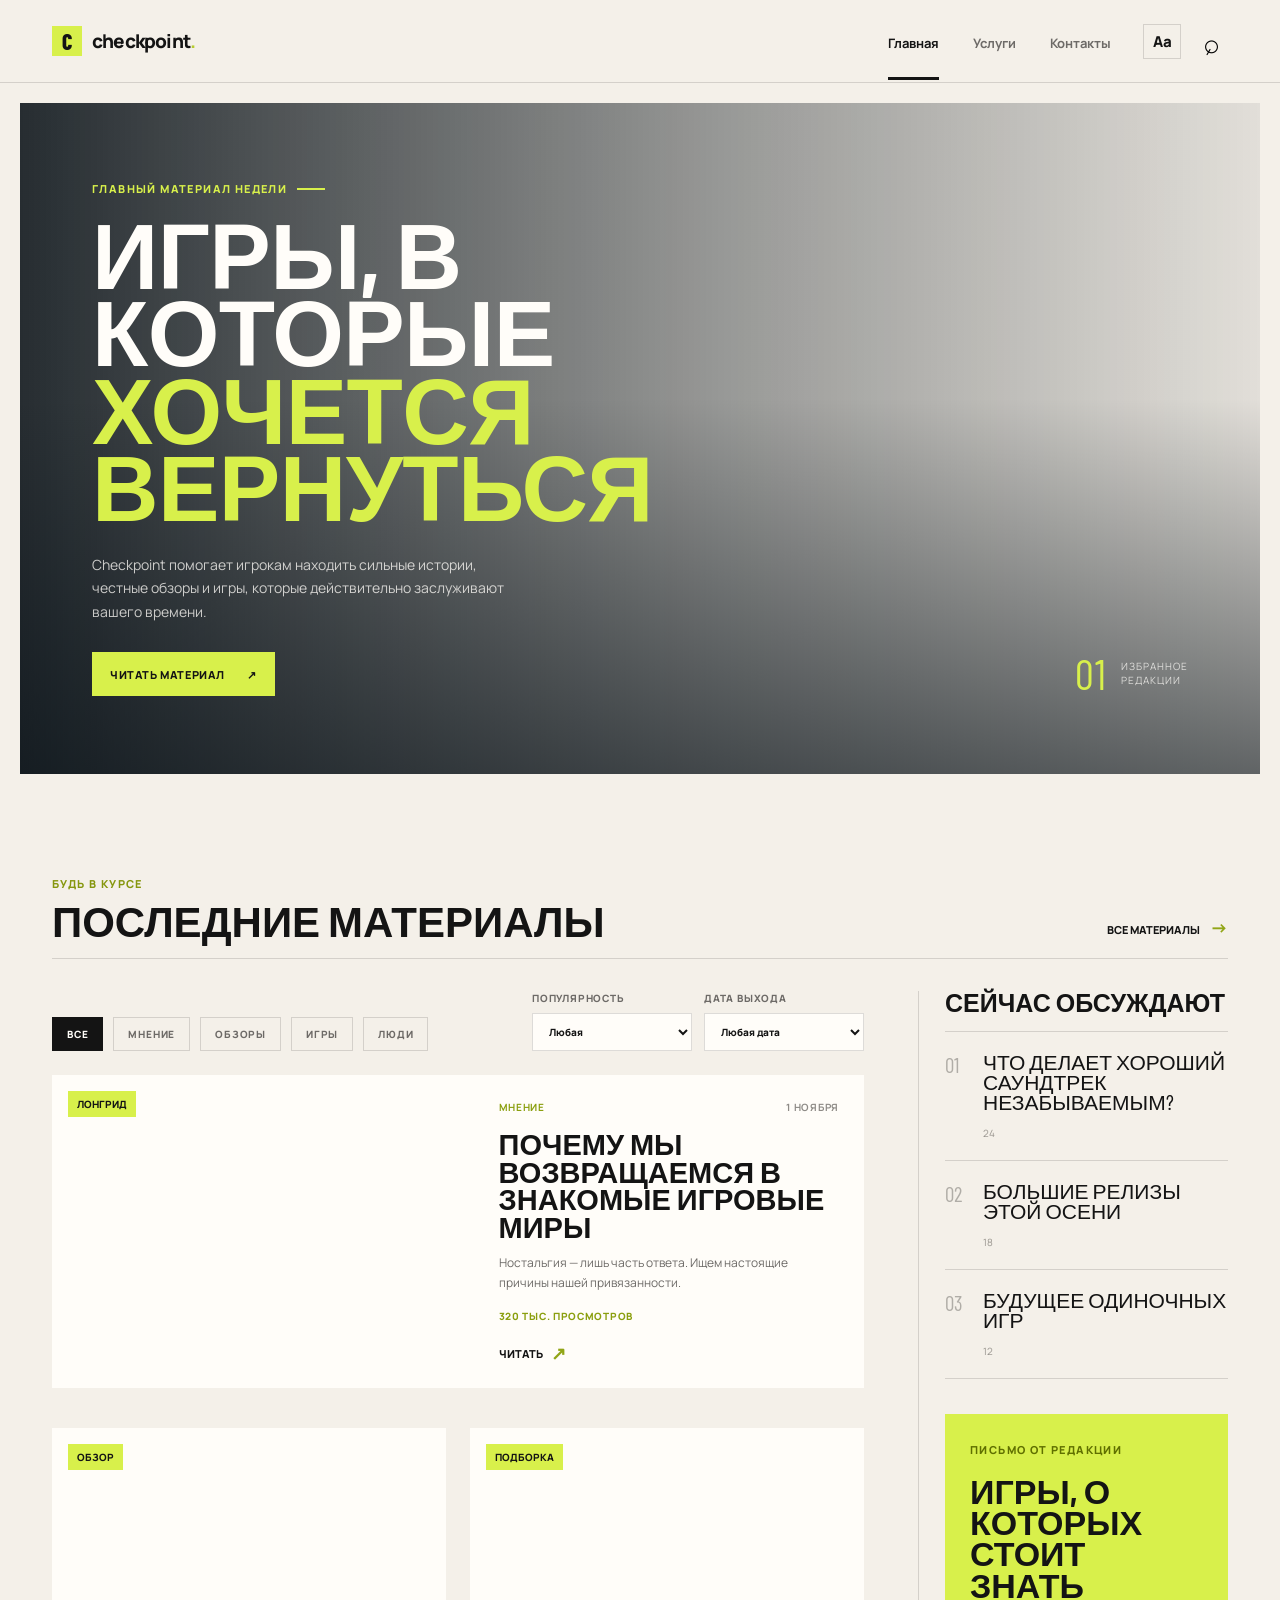
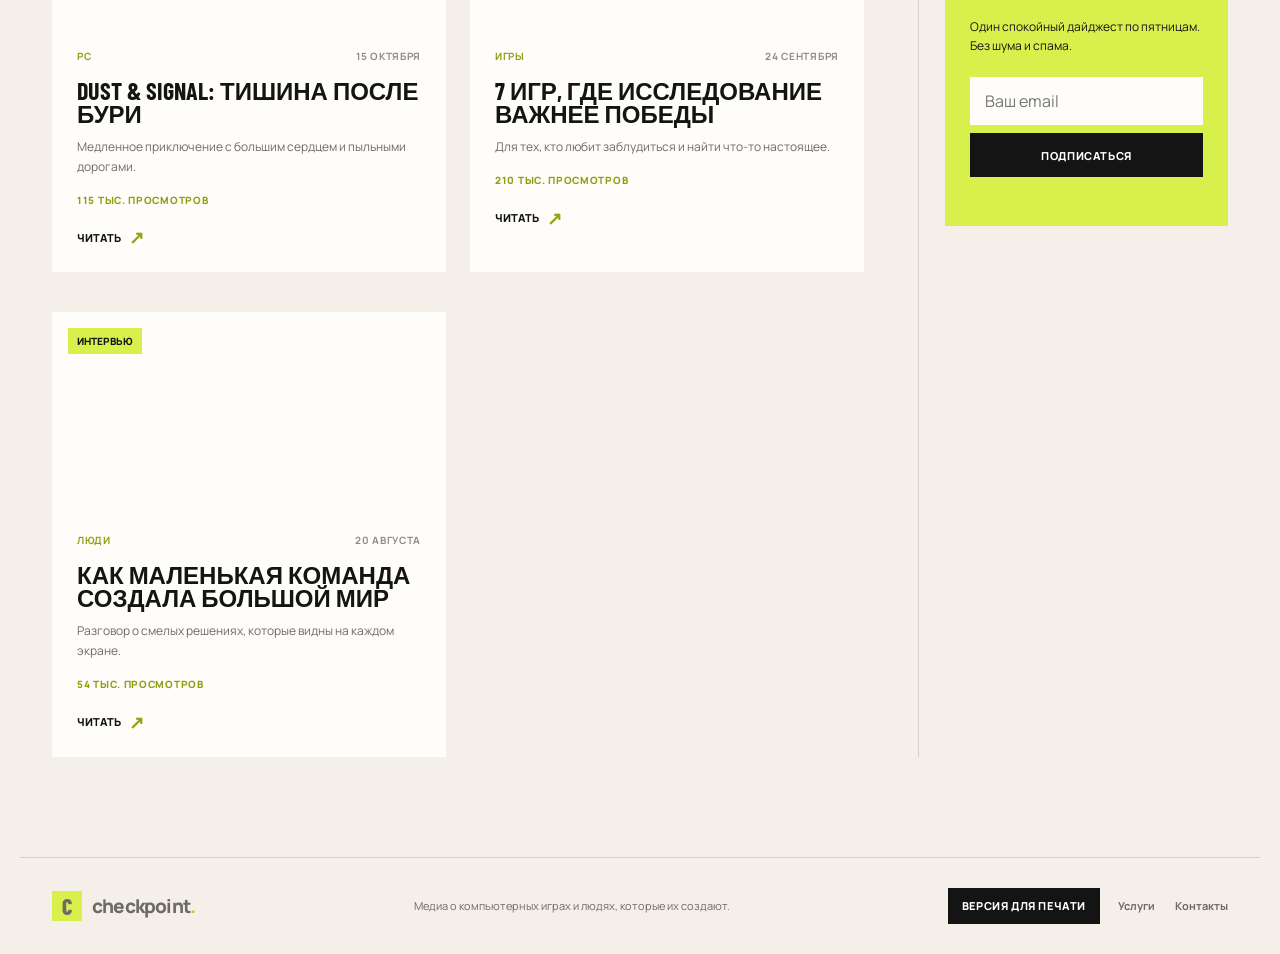
<file: index.html>
<!doctype html>
<html lang="ru">
<head>
  <meta charset="UTF-8">
  <meta name="viewport" content="width=device-width, initial-scale=1.0">
  <meta name="description" content="Игровой портал с новостями, обзорами и подборками компьютерных игр.">
  <title>Checkpoint — мир компьютерных игр</title>
  <link rel="preconnect" href="https://fonts.googleapis.com">
  <link rel="preconnect" href="https://fonts.gstatic.com" crossorigin>
  <link href="https://fonts.googleapis.com/css2?family=Barlow+Condensed:wght@500;600;700;800&family=Manrope:wght@400;500;600;700;800&display=swap" rel="stylesheet">
  <link rel="stylesheet" href="styles.css">
</head>
<body>
  <header class="site-header">
    <div class="header-inner">
      <a class="brand" href="#top" aria-label="Checkpoint — на главную">
        <span class="brand-mark">C</span>
        <span>checkpoint<span class="brand-dot">.</span></span>
      </a>

      <nav class="main-nav" id="main-nav" aria-label="Основная навигация">
        <a class="active" href="index.html">Главная</a>
        <a href="price.html">Услуги</a>
        <a href="about.html">Контакты</a>
      </nav>

      <div class="header-actions">
        <button class="accessibility-toggle" type="button" aria-label="Открыть настройки для слабовидящих" aria-expanded="false" aria-controls="accessibility-panel">
          Aa
        </button>
        <button class="icon-button search-toggle" type="button" aria-label="Открыть поиск" aria-expanded="false">
          ⌕
        </button>
        <button class="menu-toggle" type="button" aria-label="Открыть меню" aria-expanded="false" aria-controls="main-nav">
          <span></span>
          <span></span>
          <span></span>
        </button>
      </div>
    </div>
    <form class="search-bar" role="search">
      <label class="sr-only" for="site-search">Поиск по сайту</label>
      <input id="site-search" type="search" placeholder="Найти игру, автора или материал...">
      <button type="submit">Найти</button>
    </form>
  </header>

  <main id="top">
    <section class="hero" aria-labelledby="hero-title">
      <div class="hero-content">
        <p class="eyebrow">Главный материал недели <span></span></p>
        <h1 id="hero-title">
          Игры, в которые<br>
          <em>хочется вернуться</em>
        </h1>
        <p class="hero-description">Checkpoint помогает игрокам находить сильные истории, честные обзоры и игры, которые действительно заслуживают вашего времени.</p>
        <a class="button button-light" href="#news">Читать материал <span aria-hidden="true">↗</span></a>
      </div>
      <div class="hero-note">
        <span>01</span>
        <span>Избранное<br>редакции</span>
      </div>
    </section>

    <section class="content-shell" id="news">
      <div class="section-heading">
        <div>
          <p class="eyebrow eyebrow-dark">Будь в курсе</p>
          <h2>Последние материалы</h2>
        </div>
        <a class="text-link" href="#all-news">Все материалы <span aria-hidden="true">→</span></a>
      </div>

      <div class="layout-grid">
        <div>
          <div class="article-tools">
            <div class="article-filters" aria-label="Фильтры статей">
              <button class="filter-chip is-active" type="button" data-filter="all">Все</button>
              <button class="filter-chip" type="button" data-filter="opinion">Мнение</button>
              <button class="filter-chip" type="button" data-filter="reviews">Обзоры</button>
              <button class="filter-chip" type="button" data-filter="games">Игры</button>
              <button class="filter-chip" type="button" data-filter="people">Люди</button>
            </div>

            <div class="smart-filters" aria-label="Умный фильтр материалов">
              <label class="filter-field">
                <span>Популярность</span>
                <select id="popularity-filter">
                  <option value="all">Любая</option>
                  <option value="high">Высокая</option>
                  <option value="medium">Средняя</option>
                  <option value="low">Низкая</option>
                </select>
              </label>

              <label class="filter-field">
                <span>Дата выхода</span>
                <select id="date-filter">
                  <option value="all">Любая дата</option>
                  <option value="30">За 30 дней</option>
                  <option value="90">За 90 дней</option>
                  <option value="365">За год</option>
                </select>
              </label>
            </div>
          </div>

          <div class="articles-grid">
            <p class="no-results" id="no-results" hidden>По текущим фильтрам ничего не найдено. Попробуйте выбрать другие параметры.</p>
            <article class="article-card article-card-featured" id="featured" data-category="opinion" data-tags="мнение лонгрид" data-views="320000" data-date="2026-11-01">
              <a class="article-image image-cyberpunk" href="#article" aria-label="Открыть материал о возвращении в игровые миры">
                <span class="image-label">Лонгрид</span>
              </a>
              <div class="article-body">
                <div class="article-meta">
                  <span>Мнение</span>
                  <time datetime="2026-11-01">1 ноября</time>
                </div>
                <h3><a href="#article">Почему мы возвращаемся в знакомые игровые миры</a></h3>
                <p>Ностальгия — лишь часть ответа. Ищем настоящие причины нашей привязанности.</p>
                <div class="article-stats">
                  <span>320 тыс. просмотров</span>
                </div>
                <a class="read-more" href="#article">Читать <span aria-hidden="true">↗</span></a>
              </div>
            </article>

            <article class="article-card" data-category="reviews" data-tags="pc обзор" data-views="115000" data-date="2026-10-15">
              <a class="article-image image-rpg" href="#article" aria-label="Открыть обзор игры">
                <span class="image-label">Обзор</span>
              </a>
              <div class="article-body">
                <div class="article-meta">
                  <span>PC</span>
                  <time datetime="2026-10-15">15 октября</time>
                </div>
                <h3><a href="#article">Dust &amp; Signal: тишина после бури</a></h3>
                <p>Медленное приключение с большим сердцем и пыльными дорогами.</p>
                <div class="article-stats">
                  <span>115 тыс. просмотров</span>
                </div>
                <a class="read-more" href="#article">Читать <span aria-hidden="true">↗</span></a>
              </div>
            </article>

            <article class="article-card" data-category="games" data-tags="игры подборка" data-views="210000" data-date="2026-09-24">
              <a class="article-image image-sci-fi" href="#article" aria-label="Открыть подборку игр">
                <span class="image-label">Подборка</span>
              </a>
              <div class="article-body">
                <div class="article-meta">
                  <span>Игры</span>
                  <time datetime="2026-09-24">24 сентября</time>
                </div>
                <h3><a href="#article">7 игр, где исследование важнее победы</a></h3>
                <p>Для тех, кто любит заблудиться и найти что-то настоящее.</p>
                <div class="article-stats">
                  <span>210 тыс. просмотров</span>
                </div>
                <a class="read-more" href="#article">Читать <span aria-hidden="true">↗</span></a>
              </div>
            </article>

            <article class="article-card" data-category="people" data-tags="люди интервью" data-views="54000" data-date="2026-08-20">
              <a class="article-image image-action" href="#article" aria-label="Открыть материал о разработчиках">
                <span class="image-label">Интервью</span>
              </a>
              <div class="article-body">
                <div class="article-meta">
                  <span>Люди</span>
                  <time datetime="2026-08-20">20 августа</time>
                </div>
                <h3><a href="#article">Как маленькая команда создала большой мир</a></h3>
                <p>Разговор о смелых решениях, которые видны на каждом экране.</p>
                <div class="article-stats">
                  <span>54 тыс. просмотров</span>
                </div>
                <a class="read-more" href="#article">Читать <span aria-hidden="true">↗</span></a>
              </div>
            </article>
          </div>
        </div>

        <aside class="sidebar" aria-label="Дополнительная информация">
          <div class="sidebar-block" id="selection">
            <div class="sidebar-title">
              <h2>Сейчас обсуждают</h2>
            </div>
            <ol class="popular-list">
              <li>
                <a href="#topic">Что делает хороший саундтрек незабываемым?</a>
                <span>24</span>
              </li>
              <li>
                <a href="#topic">Большие релизы этой осени</a>
                <span>18</span>
              </li>
              <li>
                <a href="#topic">Будущее одиночных игр</a>
                <span>12</span>
              </li>
            </ol>
          </div>
          <div class="newsletter">
            <p class="eyebrow">Письмо от редакции</p>
            <h2>Игры, о которых стоит знать</h2>
            <p>Один спокойный дайджест по пятницам. Без шума и спама.</p>
            <form class="subscribe-form">
              <label class="sr-only" for="email">Ваш email</label>
              <input id="email" type="email" placeholder="Ваш email" required>
              <button class="button button-dark" type="submit">Подписаться</button>
            </form>
            <small class="form-message" aria-live="polite"></small>
          </div>
        </aside>
      </div>
    </section>
  </main>

  

  <footer class="site-footer">
    <a class="brand" href="#top">
      <span class="brand-mark">C</span>
      <span>checkpoint<span class="brand-dot">.</span></span>
    </a>
    <p>Медиа о компьютерных играх и людях, которые их создают.</p>
    <div class="footer-actions">
      <button class="button button-dark print-button" type="button">Версия для печати</button>
      <div class="footer-links">
        <a href="price.html">Услуги</a>
        <a href="about.html">Контакты</a>
      </div>
    </div>
  </footer>
  <script src="script.js"></script>
</body>
</html>
</file>
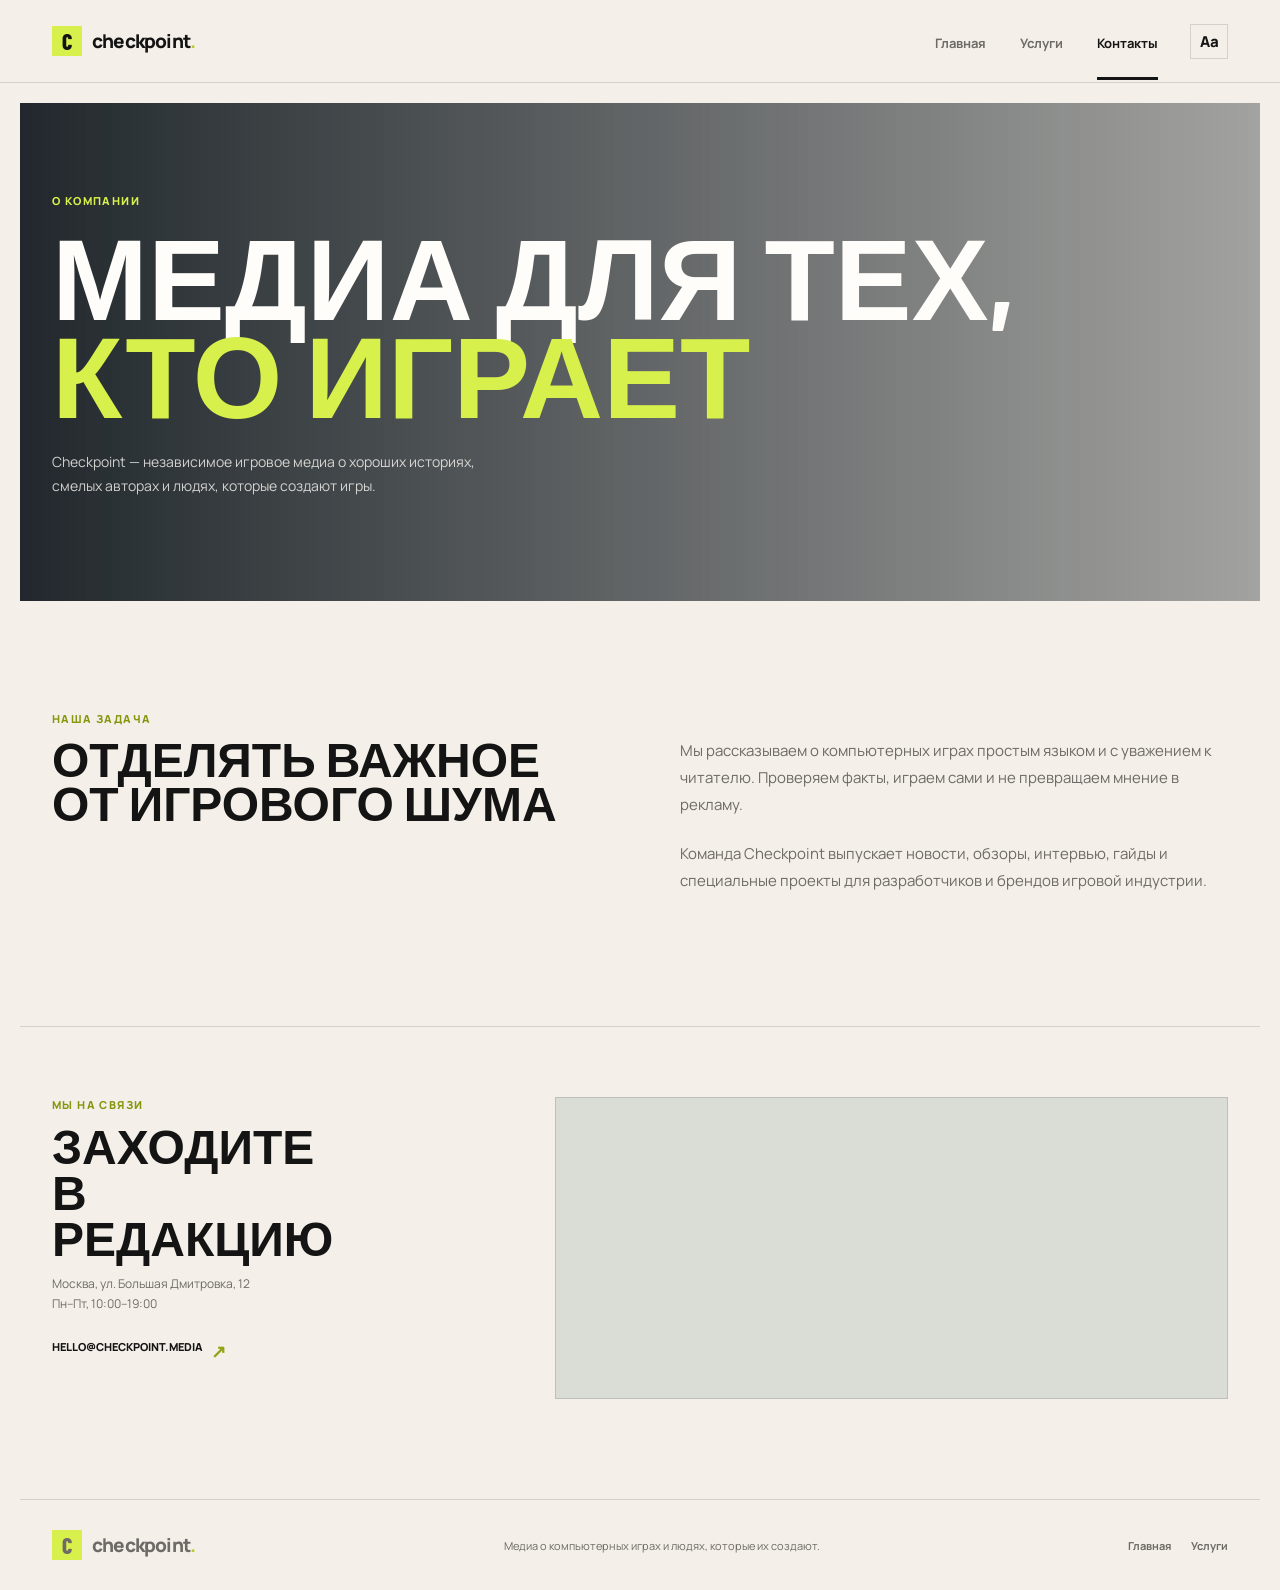
<file: about.html>
<!doctype html>
<html lang="ru">
<head>
  <meta charset="UTF-8">
  <meta name="viewport" content="width=device-width, initial-scale=1.0">
  <meta name="description" content="О компании Checkpoint — игровом медиа о компьютерных играх.">
  <title>О компании — Checkpoint</title>
  <link rel="preconnect" href="https://fonts.googleapis.com">
  <link rel="preconnect" href="https://fonts.gstatic.com" crossorigin>
  <link href="https://fonts.googleapis.com/css2?family=Barlow+Condensed:wght@500;600;700;800&family=Manrope:wght@400;500;600;700;800&display=swap" rel="stylesheet">
  <link rel="stylesheet" href="styles.css">
</head>
<body class="inner-page">
  <header class="site-header">
    <div class="header-inner">
      <a class="brand" href="index.html" aria-label="Checkpoint — на главную">
        <span class="brand-mark">C</span>
        <span>checkpoint<span class="brand-dot">.</span></span>
      </a>
      <nav class="main-nav" aria-label="Основная навигация" id="main-nav">
        <a href="index.html">Главная</a>
        <a href="price.html">Услуги</a>
        <a class="active" href="about.html">Контакты</a>
      </nav>

      <div class="header-actions">
        <button class="accessibility-toggle" type="button" aria-label="Открыть настройки для слабовидящих" aria-expanded="false" aria-controls="accessibility-panel">
          Aa
        </button>
        <button class="menu-toggle" type="button" aria-label="Открыть меню" aria-expanded="false" aria-controls="main-nav">
          <span></span>
          <span></span>
          <span></span>
        </button>
      </div>

    </div>
  </header>

  <main>
    <section class="page-hero">
      <p class="eyebrow">О компании</p>
      <h1>Медиа для тех,<br><em>кто играет</em></h1>
      <p>Checkpoint — независимое игровое медиа о хороших историях, смелых авторах и людях, которые создают игры.</p>
    </section>

    <section class="info-section">
      <div>
        <p class="eyebrow eyebrow-dark">Наша задача</p>
        <h2>Отделять важное<br>от игрового шума</h2>
      </div>
      <div class="info-copy">
        <p>Мы рассказываем о компьютерных играх простым языком и с уважением к читателю. Проверяем факты, играем сами и не превращаем мнение в рекламу.</p>
        <p>Команда Checkpoint выпускает новости, обзоры, интервью, гайды и специальные проекты для разработчиков и брендов игровой индустрии.</p>
      </div>
    </section>
  </main>

  <section class="location-section" id="contacts" aria-labelledby="location-title">
    <div class="location-copy">
      <p class="eyebrow eyebrow-dark">Мы на связи</p>
      <h2 id="location-title">Заходите в редакцию</h2>
      <p>Москва, ул. Большая Дмитровка, 12<br>Пн–Пт, 10:00–19:00</p>
      <a class="text-link" href="mailto:hello@checkpoint.media">hello@checkpoint.media <span aria-hidden="true">↗</span></a>
    </div>
    <div class="map-frame">
      <iframe
        title="Карта проезда к редакции Checkpoint"
        src="https://www.google.com/maps?q=Большая%20Дмитровка%2012%2C%20Москва&output=embed"
        loading="lazy"
        referrerpolicy="no-referrer-when-downgrade">
      </iframe>
    </div>
  </section>

  <footer class="site-footer">
    <a class="brand" href="index.html"><span class="brand-mark">C</span><span>checkpoint<span class="brand-dot">.</span></span></a>
    <p>Медиа о компьютерных играх и людях, которые их создают.</p>
    <div class="footer-links"><a href="index.html">Главная</a><a href="price.html">Услуги</a></div>
  </footer>
  <script src="script.js"></script>
</body>
</html>
</file>
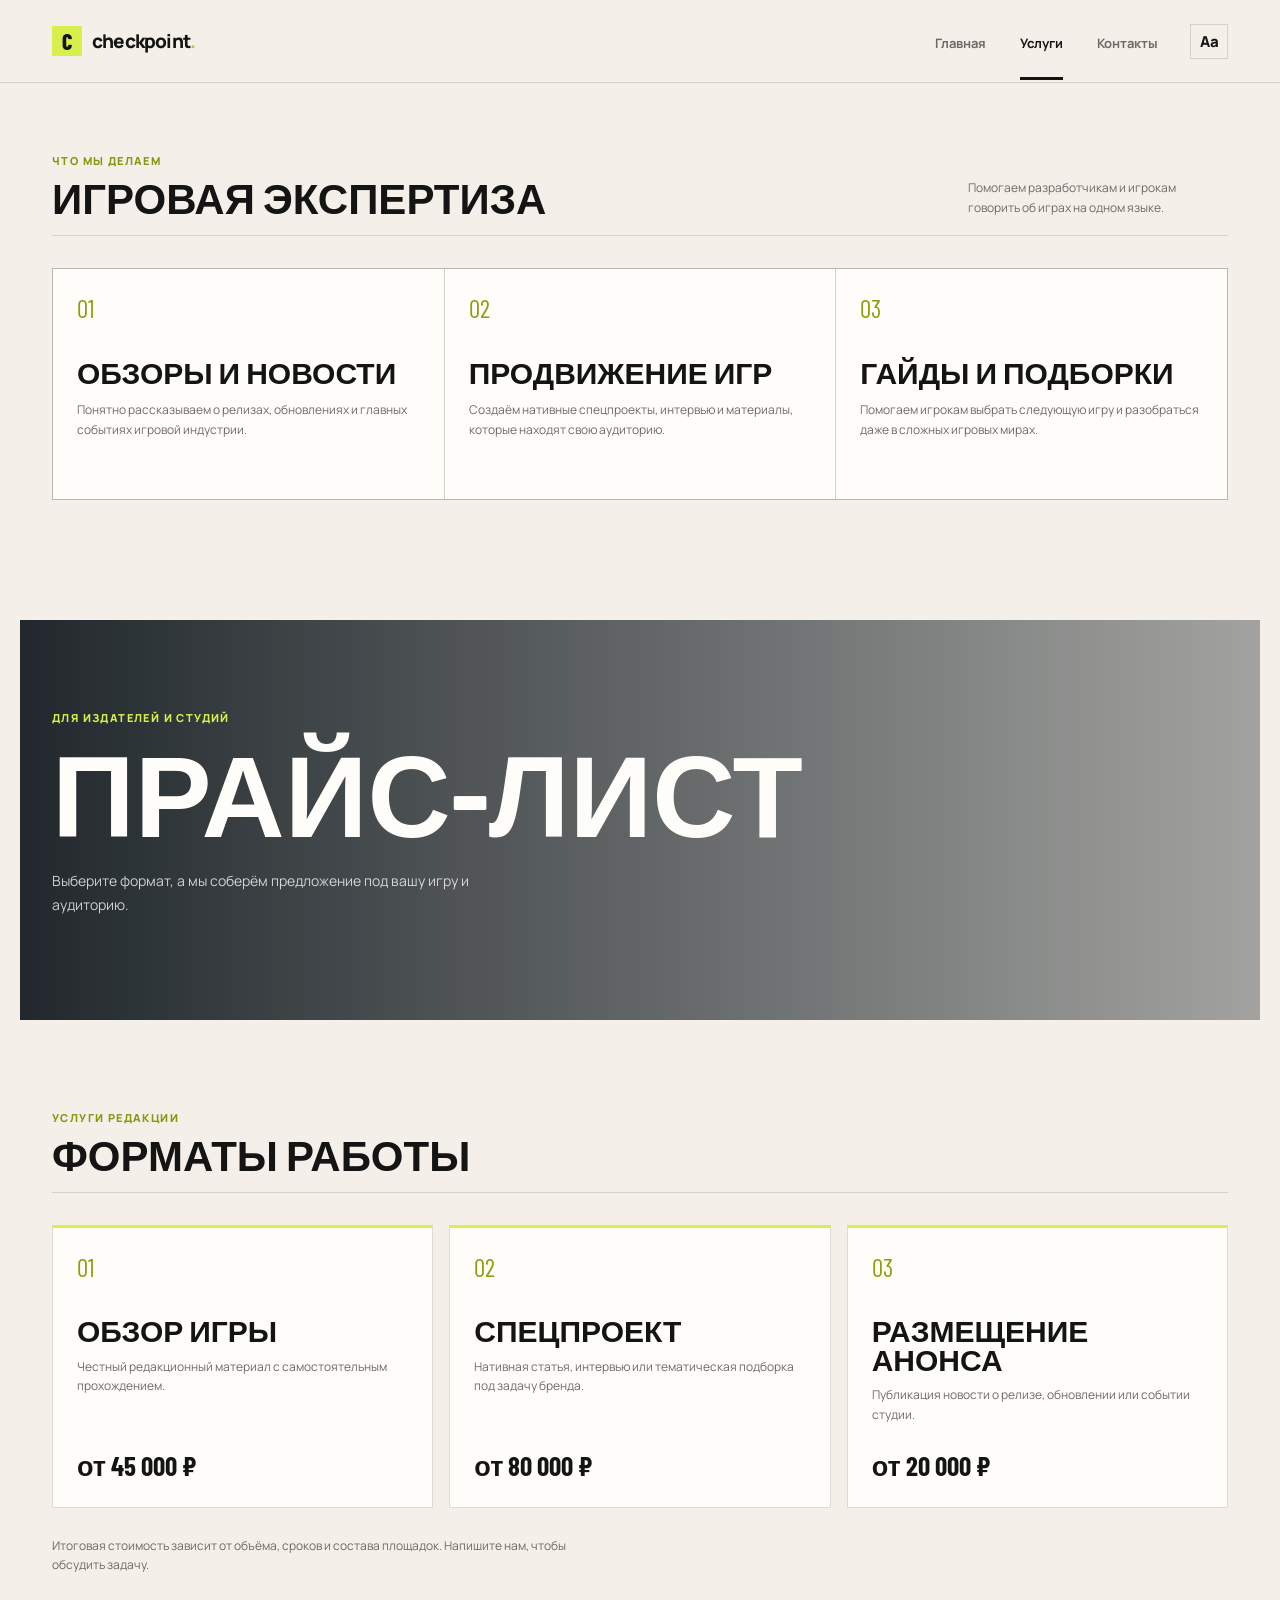
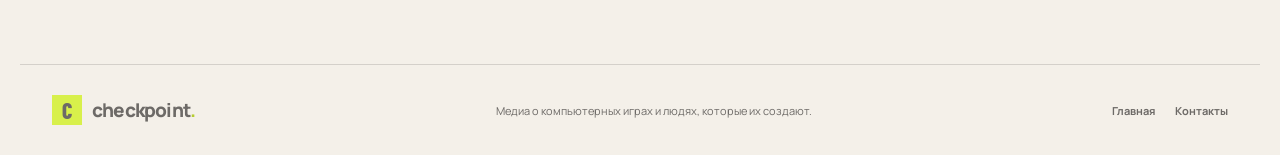
<file: price.html>
<!doctype html>
<html lang="ru">
<head>
  <meta charset="UTF-8">
  <meta name="viewport" content="width=device-width, initial-scale=1.0">
  <meta name="description" content="Прайс-лист услуг игрового медиа Checkpoint.">
  <title>Прайс-лист — Checkpoint</title>
  <link rel="preconnect" href="https://fonts.googleapis.com">
  <link rel="preconnect" href="https://fonts.gstatic.com" crossorigin>
  <link href="https://fonts.googleapis.com/css2?family=Barlow+Condensed:wght@500;600;700;800&family=Manrope:wght@400;500;600;700;800&display=swap" rel="stylesheet">
  <link rel="stylesheet" href="styles.css">
</head>
<body class="inner-page">
  <header class="site-header">
    <div class="header-inner">
      <a class="brand" href="index.html" aria-label="Checkpoint — на главную">
        <span class="brand-mark">C</span>
        <span>checkpoint<span class="brand-dot">.</span></span>
      </a>
      <nav class="main-nav" aria-label="Основная навигация" id="main-nav">
        <a href="index.html">Главная</a>
        <a class="active" href="price.html">Услуги</a>
        <a href="about.html">Контакты</a>
      </nav>

      <div class="header-actions">
        <button class="accessibility-toggle" type="button" aria-label="Открыть настройки для слабовидящих" aria-expanded="false" aria-controls="accessibility-panel">
          Aa
        </button>
        <button class="menu-toggle" type="button" aria-label="Открыть меню" aria-expanded="false" aria-controls="main-nav">
          <span></span>
          <span></span>
          <span></span>
        </button>
      </div>

    </div>
  </header>

  <main>
    <section class="services-section" id="services" aria-labelledby="services-title">
      <div class="section-heading">
        <div>
          <p class="eyebrow eyebrow-dark">Что мы делаем</p>
          <h2 id="services-title">Игровая экспертиза</h2>
        </div>
        <p class="section-lead">Помогаем разработчикам и игрокам говорить об играх на одном языке.</p>
      </div>
      <div class="services-grid">
        <article class="service-card">
          <span class="service-number">01</span>
          <h3>Обзоры и новости</h3>
          <p>Понятно рассказываем о релизах, обновлениях и главных событиях игровой индустрии.</p>
        </article>
        <article class="service-card">
          <span class="service-number">02</span>
          <h3>Продвижение игр</h3>
          <p>Создаём нативные спецпроекты, интервью и материалы, которые находят свою аудиторию.</p>
        </article>
        <article class="service-card">
          <span class="service-number">03</span>
          <h3>Гайды и подборки</h3>
          <p>Помогаем игрокам выбрать следующую игру и разобраться даже в сложных игровых мирах.</p>
        </article>
      </div>
    </section>

    <section class="page-hero page-hero-compact">
      <p class="eyebrow">Для издателей и студий</p>
      <h1>Прайс-лист</h1>
      <p>Выберите формат, а мы соберём предложение под вашу игру и аудиторию.</p>
    </section>

    <section class="pricing-section" aria-labelledby="pricing-title">
      <div class="section-heading">
        <div>
          <p class="eyebrow eyebrow-dark">Услуги редакции</p>
          <h2 id="pricing-title">Форматы работы</h2>
        </div>
      </div>
      <div class="price-list">
        <article class="price-card">
          <span class="service-number">01</span>
          <h3>Обзор игры</h3>
          <p>Честный редакционный материал с самостоятельным прохождением.</p>
          <p class="price-card-price">от 45 000 ₽</p>
        </article>
        <article class="price-card">
          <span class="service-number">02</span>
          <h3>Спецпроект</h3>
          <p>Нативная статья, интервью или тематическая подборка под задачу бренда.</p>
          <p class="price-card-price">от 80 000 ₽</p>
        </article>
        <article class="price-card">
          <span class="service-number">03</span>
          <h3>Размещение анонса</h3>
          <p>Публикация новости о релизе, обновлении или событии студии.</p>
          <p class="price-card-price">от 20 000 ₽</p>
        </article>
      </div>
      <p class="price-note">Итоговая стоимость зависит от объёма, сроков и состава площадок. Напишите нам, чтобы обсудить задачу.</p>
    </section>
  </main>

  <footer class="site-footer">
    <a class="brand" href="index.html"><span class="brand-mark">C</span><span>checkpoint<span class="brand-dot">.</span></span></a>
    <p>Медиа о компьютерных играх и людях, которые их создают.</p>
    <div class="footer-links"><a href="index.html">Главная</a><a href="about.html">Контакты</a></div>
  </footer>
  <script src="script.js"></script>
</body>
</html>
</file>
<file: styles.css>
:root {
  --ink: #141414;
  --muted: #6d6a67;
  --paper: #f4f0e9;
  --white: #fffdf9;
  --acid: #d8f04b;
  --line: rgba(20, 20, 20, .14);
  --display: "Barlow Condensed", Impact, sans-serif;
  --body: "Manrope", sans-serif;
}

* {
  box-sizing: border-box;
}

html {
  scroll-behavior: smooth;
}

body {
  margin: 0;
  color: var(--ink);
  background: var(--paper);
  font-family: var(--body);
}

a {
  color: inherit;
  text-decoration: none;
}

button,
input {
  font: inherit;
}

button {
  cursor: pointer;
}

.sr-only {
  position: absolute;
  width: 1px;
  height: 1px;
  padding: 0;
  margin: -1px;
  overflow: hidden;
  clip: rect(0, 0, 0, 0);
  white-space: nowrap;
  border: 0;
}

.site-header {
  position: relative;
  z-index: 5;
  background: var(--paper);
  border-bottom: 1px solid var(--line);
}

.header-inner {
  max-width: 1240px;
  height: 82px;
  margin: auto;
  padding: 0 32px;
  display: flex;
  align-items: center;
  justify-content: space-between;
  gap: 32px;
}

.brand {
  display: inline-flex;
  align-items: center;
  gap: 10px;
  font-size: 19px;
  font-weight: 800;
  letter-spacing: -.8px;
}

.brand-mark {
  width: 30px;
  height: 30px;
  display: grid;
  place-items: center;
  background: var(--acid);
  font-family: var(--display);
  font-size: 22px;
  font-weight: 800;
  line-height: 1;
}

.brand-dot {
  color: #b6cc30;
}

.main-nav {
  display: flex;
  gap: 34px;
  margin-left: auto;
}

.main-nav a {
  position: relative;
  padding: 31px 0 27px;
  color: var(--muted);
  font-size: 13px;
  font-weight: 700;
}

.main-nav a:hover,
.main-nav a.active {
  color: var(--ink);
}

.main-nav a.active::after {
  content: "";
  position: absolute;
  right: 0;
  bottom: -1px;
  left: 0;
  height: 3px;
  background: var(--ink);
}

.header-actions {
  display: flex;
  align-items: center;
  gap: 12px;
}

.accessibility-toggle {
  min-width: 38px;
  height: 35px;
  border: 1px solid var(--line);
  background: transparent;
  color: var(--ink);
  font-size: 15px;
  font-weight: 800;
}

.accessibility-toggle:hover,
.accessibility-toggle:focus-visible {
  background: var(--ink);
  color: var(--white);
}

.accessibility-panel {
  position: fixed;
  z-index: 20;
  top: 96px;
  right: max(20px, calc((100vw - 1240px) / 2));
  width: min(340px, calc(100vw - 32px));
  padding: 20px;
  border: 2px solid var(--ink);
  background: var(--white);
  color: var(--ink);
  box-shadow: 0 8px 28px rgba(0, 0, 0, .2);
}

.accessibility-panel[hidden] {
  display: none;
}

.accessibility-panel-heading {
  display: flex;
  align-items: center;
  justify-content: space-between;
  gap: 12px;
  margin-bottom: 16px;
}

.accessibility-panel-heading h2 {
  margin: 0;
  font-family: var(--display);
  font-size: 25px;
  line-height: 1;
  text-transform: uppercase;
}

.accessibility-close {
  width: 32px;
  height: 32px;
  border: 1px solid var(--line);
  background: transparent;
  color: inherit;
  font-size: 22px;
}

.accessibility-size-controls {
  display: flex;
  align-items: center;
  justify-content: space-between;
  gap: 12px;
  margin-bottom: 12px;
}

.accessibility-size-controls button,
.accessibility-option,
.accessibility-reset,
.accessibility-disable {
  min-height: 40px;
  border: 1px solid var(--line);
  background: transparent;
  color: inherit;
  font-weight: 700;
}

.accessibility-size-controls button {
  min-width: 54px;
  font-size: 17px;
}

.accessibility-font-size {
  font-size: 13px;
  font-weight: 800;
}

.accessibility-option,
.accessibility-reset,
.accessibility-disable {
  width: 100%;
  margin-top: 8px;
  padding: 8px 12px;
  text-align: left;
}

.accessibility-option[aria-pressed="true"] {
  background: var(--ink);
  color: var(--white);
}

.accessibility-reset,
.accessibility-disable {
  text-align: center;
}

body.accessibility-mode {
  zoom: var(--accessibility-font-scale, 1);
}

body.accessibility-high-contrast,
body.accessibility-high-contrast * {
  border-color: #000 !important;
  background-color: #fff !important;
  background-image: none !important;
  box-shadow: none !important;
  color: #000 !important;
  text-shadow: none !important;
}

body.accessibility-high-contrast a {
  text-decoration: underline;
}

body.accessibility-high-contrast .accessibility-option[aria-pressed="true"] {
  background-color: #000 !important;
  color: #fff !important;
}

body.accessibility-high-contrast :focus-visible {
  outline: 3px solid #000 !important;
  outline-offset: 3px;
}

body.accessibility-monochrome {
  filter: grayscale(1);
}

body.accessibility-hide-images img,
body.accessibility-hide-images iframe {
  visibility: hidden;
}

body.accessibility-hide-images .hero,
body.accessibility-hide-images .page-hero,
body.accessibility-hide-images .article-image {
  background-image: none !important;
}

.icon-button,
.menu-toggle {
  border: 0;
  background: transparent;
}

.icon-button {
  width: 35px;
  height: 35px;
  font-size: 28px;
  line-height: 1;
  transform: rotate(-15deg);
}

.menu-toggle {
  display: none;
  width: 34px;
  padding: 10px 0;
}

.menu-toggle span {
  display: block;
  height: 2px;
  margin: 5px 0;
  background: var(--ink);
}

.search-bar {
  display: none;
  max-width: 1240px;
  margin: 0 auto;
  padding: 0 32px 18px;
  gap: 8px;
}

.search-bar.is-visible {
  display: flex;
}

.search-bar input,
.subscribe-form input {
  min-width: 0;
  border: 1px solid var(--line);
  background: var(--white);
  outline: 0;
  padding: 13px 15px;
}

.search-bar input {
  flex: 1;
}

.search-bar button {
  border: 0;
  background: var(--ink);
  color: var(--white);
  padding: 0 20px;
  font-size: 12px;
  font-weight: 800;
  text-transform: uppercase;
}

.hero {
  max-width: 1240px;
  min-height: 535px;
  margin: 20px auto;
  padding: 78px 72px;
  position: relative;
  display: flex;
  align-items: flex-end;
  overflow: hidden;
  color: var(--white);
  background: linear-gradient(90deg, rgba(10, 18, 24, .88) 0%, rgba(10, 18, 24, .4) 56%, rgba(10, 18, 24, .08) 100%), url("https://images.unsplash.com/photo-1542751371-adc38448a05e?auto=format&fit=crop&w=1800&q=85") center/cover;
}

.hero::after {
  content: "";
  position: absolute;
  inset: 0;
  background: linear-gradient(0deg, rgba(10, 18, 24, .6), transparent 56%);
  pointer-events: none;
}

.hero-content,
.hero-note {
  position: relative;
  z-index: 1;
}

.hero-content {
  max-width: 640px;
}

.eyebrow {
  display: flex;
  align-items: center;
  gap: 10px;
  margin: 0 0 18px;
  color: var(--acid);
  font-size: 11px;
  font-weight: 800;
  letter-spacing: 1.4px;
  text-transform: uppercase;
}

.eyebrow span {
  width: 28px;
  height: 2px;
  display: inline-block;
  background: currentColor;
}

.hero h1 {
  margin: 0;
  font-family: var(--display);
  font-size: clamp(58px, 7.2vw, 102px);
  font-weight: 700;
  letter-spacing: -.6px;
  line-height: .84;
  text-transform: uppercase;
}

.hero h1 em {
  color: var(--acid);
  font-style: normal;
}

.hero-description {
  max-width: 420px;
  margin: 29px 0 28px;
  color: rgba(255, 253, 249, .76);
  font-size: 14px;
  line-height: 1.7;
}

.button {
  display: inline-flex;
  align-items: center;
  justify-content: center;
  gap: 22px;
  min-height: 44px;
  padding: 0 18px;
  border: 0;
  font-size: 11px;
  font-weight: 800;
  letter-spacing: .6px;
  text-transform: uppercase;
}

.button-light {
  background: var(--acid);
  color: var(--ink);
}

.button-dark {
  background: var(--ink);
  color: var(--white);
}

.hero-note {
  display: flex;
  align-items: center;
  gap: 14px;
  margin: 0 0 2px auto;
  color: rgba(255, 253, 249, .75);
  font-size: 10px;
  line-height: 1.4;
  letter-spacing: 1px;
  text-transform: uppercase;
}

.hero-note span:first-child {
  color: var(--acid);
  font-family: var(--display);
  font-size: 42px;
  line-height: 1;
}

.content-shell {
  max-width: 1240px;
  margin: 0 auto;
  padding: 82px 32px 100px;
}

.section-heading {
  display: flex;
  align-items: end;
  justify-content: space-between;
  margin-bottom: 32px;
  border-bottom: 1px solid var(--line);
}

.eyebrow-dark {
  margin-bottom: 11px;
  color: #86970f;
}

.section-heading h2,
.sidebar-title h2,
.newsletter h2 {
  margin: 0;
  font-family: var(--display);
  font-weight: 700;
  text-transform: uppercase;
}

.section-heading h2 {
  padding-bottom: 18px;
  font-size: 42px;
  line-height: .9;
}

.text-link,
.read-more {
  font-size: 11px;
  font-weight: 800;
  text-transform: uppercase;
}

.text-link {
  margin-bottom: 19px;
}

.text-link span,
.read-more span {
  color: #91a516;
  font-size: 18px;
  margin-left: 8px;
}

.layout-grid {
  display: grid;
  grid-template-columns: minmax(0, 1fr) 310px;
  gap: 54px;
}

.article-tools {
  display: flex;
  flex-wrap: wrap;
  align-items: end;
  justify-content: space-between;
  gap: 16px;
  margin-bottom: 24px;
}

.article-filters {
  display: flex;
  flex-wrap: wrap;
  gap: 10px;
}

.smart-filters {
  display: flex;
  flex-wrap: wrap;
  gap: 12px;
}

.filter-field {
  display: flex;
  flex-direction: column;
  gap: 8px;
  font-size: 10px;
  font-weight: 800;
  letter-spacing: .8px;
  text-transform: uppercase;
  color: var(--muted);
}

.filter-field select {
  min-width: 160px;
  border: 1px solid var(--line);
  background: var(--white);
  padding: 10px 12px;
  color: var(--ink);
  font: inherit;
}

.filter-chip {
  border: 1px solid var(--line);
  background: transparent;
  color: var(--muted);
  padding: 9px 14px;
  font-size: 10px;
  font-weight: 800;
  letter-spacing: .8px;
  text-transform: uppercase;
  transition: all .2s ease;
}

.filter-chip.is-active,
.filter-chip:hover {
  border-color: var(--ink);
  background: var(--ink);
  color: var(--white);
}

.articles-grid {
  display: grid;
  grid-template-columns: repeat(2, minmax(0, 1fr));
  gap: 40px 24px;
}

.articles-grid {
  position: relative;
}

.no-results {
  margin: 0 0 18px;
  padding: 12px 16px;
  border: 1px dashed var(--line);
  background: rgba(128, 140, 27, .06);
  color: var(--muted);
  font-size: 13px;
}

.article-card {
  background: var(--white);
  transition: opacity .2s ease, transform .2s ease;
}

.article-card.is-hidden {
  display: none;
}

.article-card-featured {
  grid-column: span 2;
  display: grid;
  grid-template-columns: 1.08fr 1fr;
  background: var(--white);
}

.article-image {
  min-height: 196px;
  display: flex;
  align-items: flex-start;
  padding: 16px;
  background-position: center;
  background-size: cover;
}

.article-card-featured .article-image {
  min-height: 300px;
}

.image-label {
  padding: 6px 9px;
  color: var(--ink);
  background: var(--acid);
  font-size: 10px;
  font-weight: 800;
  text-transform: uppercase;
}
.image-cyberpunk {
  background-image: url("https://images.unsplash.com/photo-1550745165-9bc0b252726f?auto=format&fit=crop&w=1000&q=80");
}

.image-rpg {
  background-image: url("https://images.unsplash.com/photo-1511512578047-dfb367046420?auto=format&fit=crop&w=800&q=80");
}

.image-sci-fi {
  background-image: url("https://images.unsplash.com/photo-1538481199705-c710c4e965fc?auto=format&fit=crop&w=800&q=80");
}

.image-action {
  background-image: url("https://images.unsplash.com/photo-1493711662062-fa541adb3fc8?auto=format&fit=crop&w=800&q=80");
}

.article-body {
  padding: 25px 25px 23px;
}

.article-meta {
  display: flex;
  justify-content: space-between;
  gap: 12px;
  margin-bottom: 16px;
  color: #8e8b87;
  font-size: 10px;
  font-weight: 700;
  letter-spacing: .7px;
  text-transform: uppercase;
}

.article-meta span {
  color: #8b9f0f;
}

.article-card h3 {
  max-width: 480px;
  margin: 0 0 12px;
  font-family: var(--display);
  font-size: 29px;
  line-height: .96;
  text-transform: uppercase;
}

.article-card:not(.article-card-featured) h3 {
  font-size: 24px;
}

.article-card h3 a:hover {
  color: #84950b;
}

.article-card p {
  margin: 0 0 16px;
  color: var(--muted);
  font-size: 12px;
  line-height: 1.65;
}

.article-stats {
  margin: 0 0 18px;
  color: #8b9f0f;
  font-size: 10px;
  font-weight: 800;
  letter-spacing: .7px;
  text-transform: uppercase;
}

.read-more {
  display: inline-flex;
  align-items: center;
}

.sidebar {
  border-left: 1px solid var(--line);
  padding-left: 26px;
}

.sidebar-block {
  padding-bottom: 35px;
}

.sidebar-title {
  display: flex;
  align-items: flex-start;
  gap: 12px;
  padding-bottom: 18px;
  border-bottom: 1px solid var(--line);
}

.sidebar-title > span {
  color: #8b9f0f;
  font-family: var(--display);
  font-size: 21px;
}

.sidebar-title h2 {
  font-size: 25px;
  line-height: .9;
}

.popular-list {
  margin: 0;
  padding: 0;
  list-style: none;
  counter-reset: popular;
}

.popular-list li {
  display: grid;
  grid-template-columns: 24px minmax(0, 1fr);
  gap: 14px;
  padding: 20px 0;
  border-bottom: 1px solid var(--line);
  counter-increment: popular;
}

.popular-list li::before {
  content: "0" counter(popular);
  grid-column: 1;
  grid-row: 1 / span 2;
  color: #b0ada7;
  font-family: var(--display);
  font-size: 21px;
}

.popular-list a {
  grid-column: 2;
  grid-row: 1;
  font-family: var(--display);
  font-size: 21px;
  line-height: .95;
  text-transform: uppercase;
}

.popular-list a:hover {
  color: #d8f04b;
}

.popular-list li span {
  grid-column: 2;
  grid-row: 2;
  color: #99958f;
  font-size: 10px;
}

.newsletter {
  padding: 28px 25px 25px;
  background: var(--acid);
}

.newsletter .eyebrow {
  color: #607000;
}

.newsletter h2 {
  font-size: 34px;
  line-height: .92;
}

.newsletter > p:not(.eyebrow) {
  margin: 18px 0 22px;
  font-size: 12px;
  line-height: 1.55;
}

.subscribe-form {
  display: flex;
  flex-direction: column;
  gap: 8px;
}

.subscribe-form input {
  width: 100%;
  border: 0;
}

.form-message {
  display: block;
  min-height: 16px;
  margin-top: 8px;
  font-size: 10px;
  font-weight: 700;
}

.services-section,
.location-section {
  max-width: 1240px;
  margin: 0 auto;
  padding: 0 32px 100px;
}

.services-section {
  padding-top: 70px;
}

.section-lead {
  max-width: 260px;
  margin: 0 0 18px;
  color: var(--muted);
  font-size: 12px;
  line-height: 1.6;
}

.services-grid {
  display: grid;
  grid-template-columns: repeat(3, 1fr);
  gap: 1px;
  background: var(--line);
  border: 1px solid var(--line);
}

.service-card {
  min-height: 230px;
  padding: 24px;
  background: var(--white);
}

.service-number {
  color: #8b9f0f;
  font-family: var(--display);
  font-size: 25px;
}

.service-card h3,
.location-copy h2 {
  margin: 35px 0 14px;
  font-family: var(--display);
  font-size: 30px;
  line-height: .95;
  text-transform: uppercase;
}

.service-card p,
.location-copy > p:not(.eyebrow) {
  margin: 0;
  color: var(--muted);
  font-size: 12px;
  line-height: 1.65;
}

.location-section {
  display: grid;
  grid-template-columns: .8fr 1.2fr;
  gap: 54px;
  padding-top: 70px;
  border-top: 1px solid var(--line);
}

.location-copy h2 {
  max-width: 300px;
  margin-top: 0;
  font-size: 48px;
}

.location-copy .text-link {
  display: inline-flex;
  margin-top: 25px;
}

.map-frame {
  min-height: 300px;
  border: 1px solid var(--line);
  background: #d9ddd5;
}

.map-frame iframe {
  width: 100%;
  height: 100%;
  min-height: 300px;
  display: block;
  border: 0;
  filter: none;
}

.site-footer {
  max-width: 1240px;
  margin: auto;
  padding: 30px 32px;
  display: flex;
  align-items: center;
  justify-content: space-between;
  gap: 30px;
  border-top: 1px solid var(--line);
  color: var(--muted);
  font-size: 11px;
}

.site-footer p {
  margin: 0;
}

.footer-actions {
  display: flex;
  align-items: center;
  gap: 18px;
}

.print-button {
  min-height: 36px;
  padding: 0 14px;
}

.footer-links {
  display: flex;
  gap: 20px;
  font-weight: 700;
}

.footer-links a:hover {
  color: var(--ink);
}

.page-hero,
.info-section,
.pricing-section {
  max-width: 1240px;
  margin: 20px auto;
  padding: 90px 32px;
}

.page-hero {
  min-height: 410px;
  color: var(--white);
  background: linear-gradient(90deg, rgba(10, 18, 24, .9), rgba(10, 18, 24, .35)), url("https://images.unsplash.com/photo-1551103782-8ab07afd45c1?auto=format&fit=crop&w=1600&q=85") center/cover;
}

.page-hero h1 {
  margin: 0;
  font-family: var(--display);
  font-size: clamp(64px, 9vw, 120px);
  line-height: .85;
  text-transform: uppercase;
}

.page-hero h1 em {
  color: var(--acid);
  font-style: normal;
}

.page-hero > p:last-child {
  max-width: 430px;
  margin-top: 28px;
  color: rgba(255, 253, 249, .78);
  font-size: 14px;
  line-height: 1.7;
}

.page-hero-compact {
  min-height: 330px;
}

.info-section {
  display: grid;
  grid-template-columns: 1fr 1fr;
  gap: 80px;
}

.info-section h2 {
  margin: 0;
  font-family: var(--display);
  font-size: 48px;
  line-height: .9;
  text-transform: uppercase;
}

.info-copy {
  padding-top: 26px;
}

.info-copy p {
  margin: 0 0 22px;
  color: var(--muted);
  font-size: 15px;
  line-height: 1.8;
}

.pricing-section {
  max-width: 1240px;
  margin: 0 auto;
  padding: 70px 32px 90px;
}

.price-list {
  display: grid;
  grid-template-columns: repeat(3, minmax(0, 1fr));
  gap: 16px;
}

.price-card {
  min-height: 280px;
  display: flex;
  flex-direction: column;
  padding: 24px;
  border: 1px solid var(--line);
  border-top: 3px solid var(--acid);
  background: var(--white);
}

.price-card h3 {
  margin: 34px 0 12px;
  font-family: var(--display);
  font-size: 30px;
  line-height: .95;
  text-transform: uppercase;
}

.price-card > p:not(.price-card-price) {
  margin: 0;
  color: var(--muted);
  font-size: 12px;
  line-height: 1.65;
}

.price-card-price {
  margin: auto 0 0;
  padding-top: 24px;
  font-family: var(--display);
  font-size: 27px;
  font-weight: 700;
}

.price-note {
  max-width: 560px;
  margin: 28px 0 0;
  color: var(--muted);
  font-size: 12px;
  line-height: 1.6;
}

@media print {
  :root {
    --paper: #ffffff;
    --ink: #111111;
    --line: rgba(17, 17, 17, .2);
    --acid: #dfe9b0;
    --white: #ffffff;
  }

  body {
    background: #fff;
    color: #111;
    font-size: 12pt;
  }

  .site-header,
  .accessibility-panel,
  .sidebar,
  .newsletter,
  .search-bar,
  .button,
  .text-link,
  .read-more,
  .header-actions,
  .footer-links,
  .form-message {
    display: none !important;
  }

  .content-shell {
    max-width: 100%;
    padding: 0;
  }

  .layout-grid {
    display: block;
  }

  .articles-grid {
    display: block;
  }

  .article-card {
    break-inside: avoid;
    margin-bottom: 18px;
    box-shadow: none;
    border: 1px solid var(--line);
  }

  .article-card-featured {
    display: block;
  }

  .article-image {
    min-height: 180px;
  }

  .article-card h3,
  .article-card p,
  .article-meta {
    color: #111 !important;
  }

  .site-footer {
    border-top: 1px solid var(--line);
    padding: 18px 0 0;
    margin-top: 20px;
    font-size: 10pt;
  }

  .site-footer p {
    display: none;
  }

  .brand-mark {
    box-shadow: none;
  }
}

@media (max-width: 850px) {
  .header-inner {
    height: 70px;
    padding: 0 20px;
  }

  .main-nav {
    position: absolute;
    top: 70px;
    right: 0;
    left: 0;
    display: none;
    flex-direction: column;
    gap: 0;
    padding: 8px 20px 16px;
    background: var(--paper);
    border-bottom: 1px solid var(--line);
  }

  .main-nav.is-open {
    display: flex;
  }

  .main-nav a {
    padding: 12px 0;
  }

  .main-nav a.active::after {
    display: none;
  }

  .menu-toggle {
    display: block;
  }

  .hero {
    min-height: 570px;
    padding: 48px 28px;
  }

  .hero-note {
    display: none;
  }

  .content-shell {
    padding: 64px 20px 72px;
  }

  .services-section,
  .location-section {
    padding-right: 20px;
    padding-left: 20px;
  }

  .layout-grid {
    grid-template-columns: 1fr;
    gap: 54px;
  }

  .sidebar {
    border-left: 0;
    padding-left: 0;
  }

  .services-grid,
  .location-section,
  .info-section {
    grid-template-columns: 1fr;
  }

  .location-section {
    gap: 32px;
  }

  .page-hero,
  .info-section,
  .pricing-section {
    padding-right: 20px;
    padding-left: 20px;
  }

  .price-list {
    grid-template-columns: repeat(2, minmax(0, 1fr));
  }
}

@media (max-width: 580px) {
  .price-list {
    grid-template-columns: 1fr;
  }

  .header-actions {
    gap: 15px;
  }

  .hero {
    min-height: 540px;
    padding: 36px 20px;
    background-position: 62% center;
  }

  .hero h1 {
    font-size: 66px;
  }

  .hero-description {
    font-size: 13px;
  }

  .section-heading {
    align-items: flex-start;
    flex-direction: column;
    gap: 15px;
  }

  .section-heading h2 {
    font-size: 37px;
  }

  .section-lead {
    margin-bottom: 17px;
  }

  .text-link {
    margin-bottom: 17px;
  }

  .articles-grid {
    grid-template-columns: 1fr;
    gap: 32px;
  }

  .article-card-featured {
    grid-column: auto;
    display: block;
  }

  .article-card-featured .article-image {
    min-height: 230px;
  }

  .article-image {
    min-height: 220px;
  }

  .services-section,
  .location-section {
    padding-bottom: 72px;
  }

  .location-copy h2 {
    font-size: 40px;
  }

  .page-hero {
    min-height: 430px;
    padding-top: 58px;
    padding-bottom: 58px;
  }

  .page-hero h1,
  .info-section h2 {
    font-size: 58px;
  }

  .page-hero p {
    font-size: 20px;
  }
  
  .page-hero p:last-child {
    font-size: 20px;
  }

  .info-section {
    gap: 20px;
    padding-top: 64px;
    padding-bottom: 64px;
  }

  .info-copy p {
    font-size: 20px;  
  }

  .site-footer {
    align-items: flex-start;
    flex-direction: column;
    padding: 28px 20px;
  }

  .footer-links {
    flex-wrap: wrap;
  }
}
</file>
